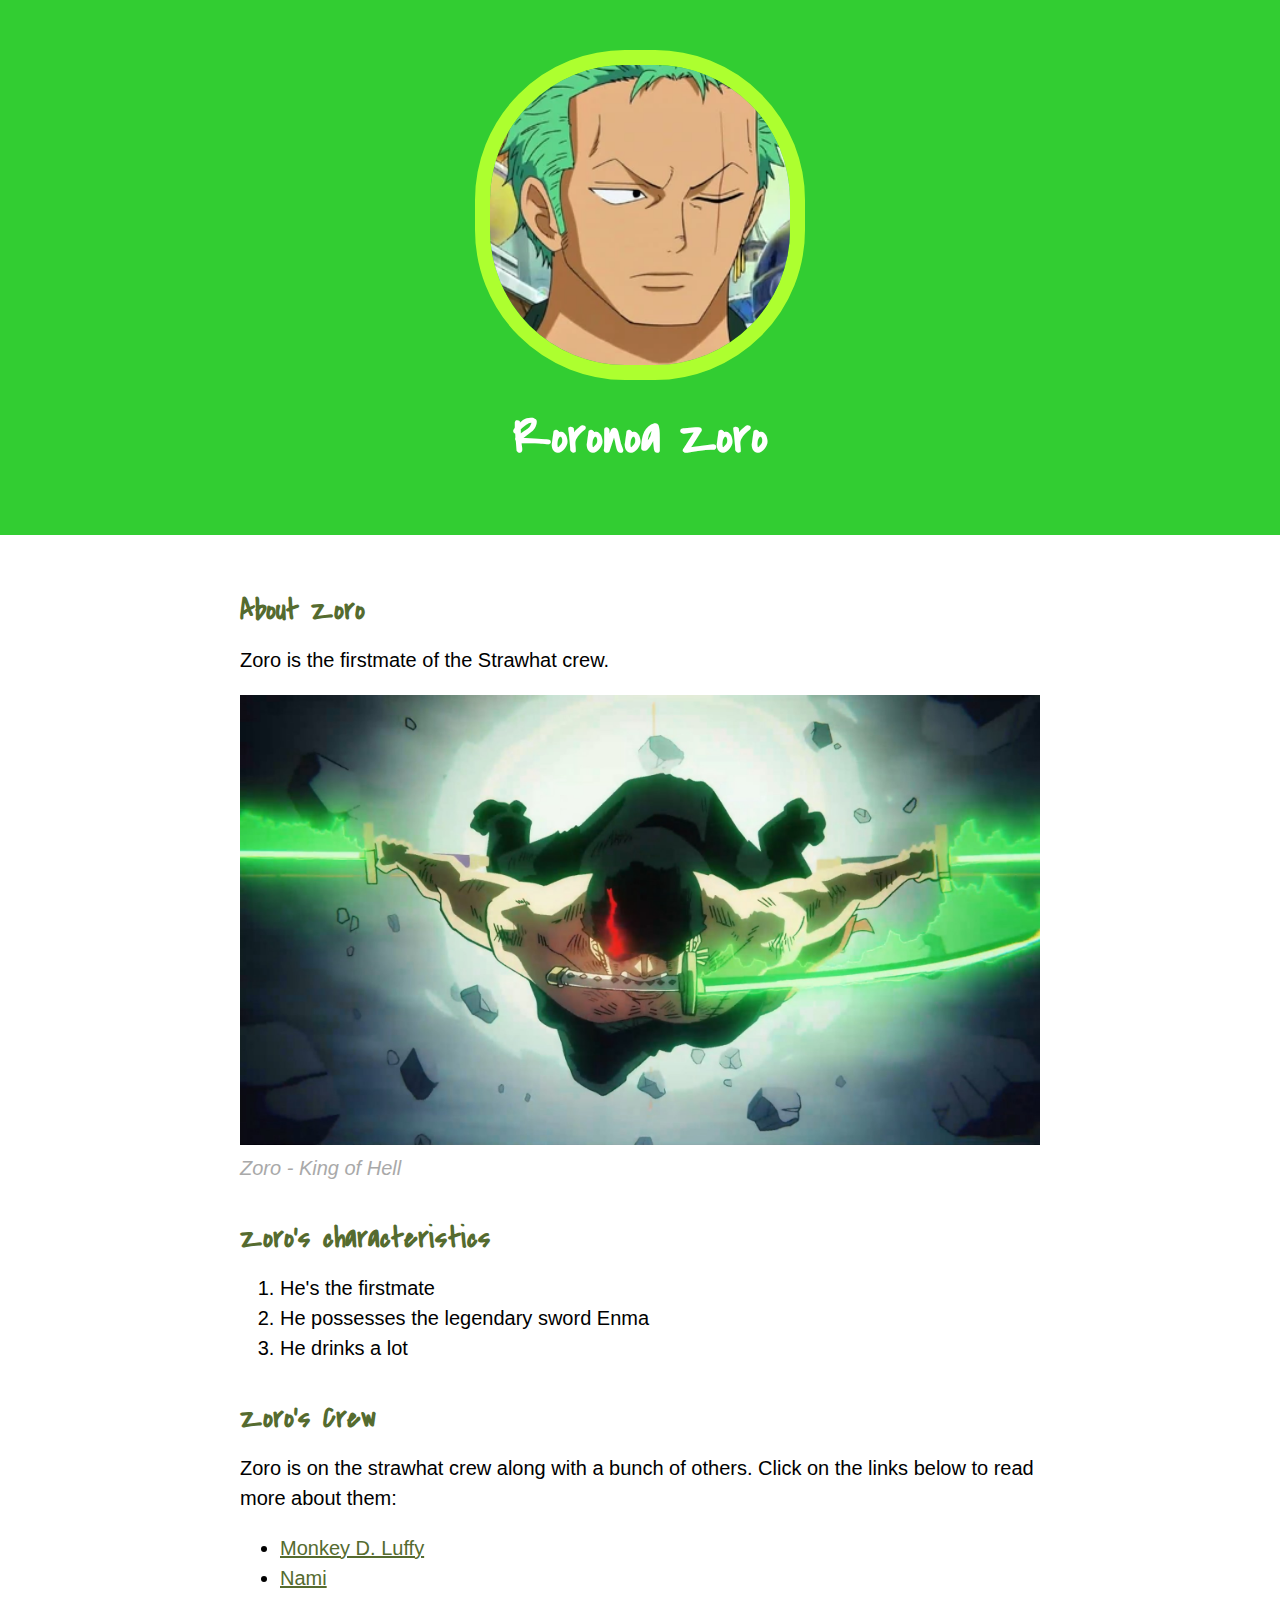
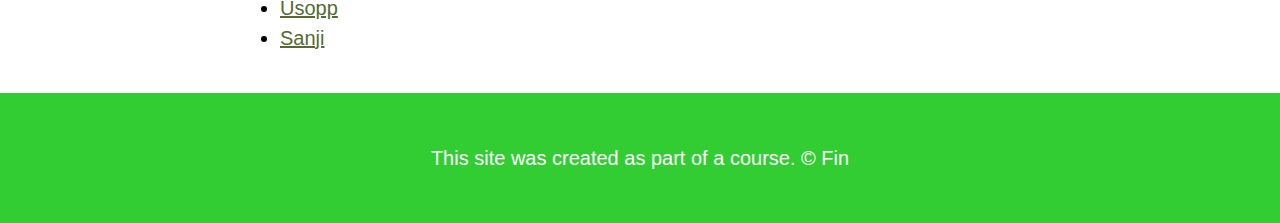
<file: index.html>
<!DOCTYPE html>
<html>
<head>
	<title>Zoro</title>
	<link rel="icon" href="img/zoro-favicon.png">
	<link rel="preconnect" href="https://fonts.googleapis.com">
	<link rel="preconnect" href="https://fonts.gstatic.com" crossorigin>
	<link href="https://fonts.googleapis.com/css2?family=Covered+By+Your+Grace&display=swap" rel="stylesheet">
	<link rel="stylesheet" type="text/css" href="css/zoro.css">
</head>
<body>
	<!-- header element-->
	<header>
		<img src="img/zoro.jpg">
		<h1>Roronoa Zoro</h1>
	</header>

	<!-- main element -->
	<main>
		<h2>About Zoro</h2>
		<p>Zoro is the firstmate of the Strawhat crew.</p>
		<img src="img/zoro-large.jpg">
		<p class="caption">Zoro - King of Hell</p>

		<!-- Characteristics -->
		<h2>Zoro's characteristics</h2>
		<ol>
			<li>He's the firstmate</li>
			<li>He possesses the legendary sword Enma</li>
			<li>He drinks a lot</li>
		</ol>

		<!-- Other Crew Members -->
		<h2>Zoro's Crew</h2>
		<p>Zoro is on the strawhat crew along with a bunch of others. Click on the links below to read more about them:</p>
		<ul>
			<li><a target="_blank" href="https://onepiece.fandom.com/wiki/Monkey_D._Luffy ">Monkey D. Luffy</a></li>
			<li><a target="_blank" href="https://onepiece.fandom.com/wiki/Nami">Nami</a></li>
			<li><a target="_blank" href="https://onepiece.fandom.com/wiki/Usopp">Usopp</a></li>
			<li><a target="_blank" href="https://onepiece.fandom.com/wiki/Sanji">Sanji</a></li>
		</ul>
	</main>


	<!-- Footer element -->
	<footer>
		<p>This site was created as part of a course. &copy; Fin</p>
	</footer>
</body>
</html>
</file>
<file: css/zoro.css>
body{
	margin: 0;
	font-family: Helvetica, Arial, sans-serif;
	font-size: 20px;
	line-height: 30px;
}

header{
	background-color: limegreen;
	text-align: center;
	padding-top: 50px;
	padding-bottom: 50px;
}

h1, h2{
  font-family: "Covered By Your Grace", cursive;
}

/* header styles */
/* sample comments */

header h1{
	color: white;
	font-size: 50px;
}

header img{
	border-radius: 150px;
	width: 300px;
	border: 15px solid greenyellow;
}

main{
	max-width: 800px;
	margin: 0 auto;
	padding: 20px;
}

main img{
	max-width: 100%;
}

h2{
	font-size: 30px;
	color: darkolivegreen;
	margin: 40px 0 10px;
}

a{
	color: darkolivegreen;
}
a:hover{
	color: white;
	background-color:limegreen;
}

footer{
	background-color: limegreen;
	text-align: center;
	color: white;
	padding: 50px;
}

footer p{
	margin: 0;
}
footer a{
	color: white;
}
footer a:hover{
	opacity: .5;
	background-color: transparent;
}

p.caption{
	color: darkgray;
	font-style: italic;
	margin-top: 0;
}
</file>
